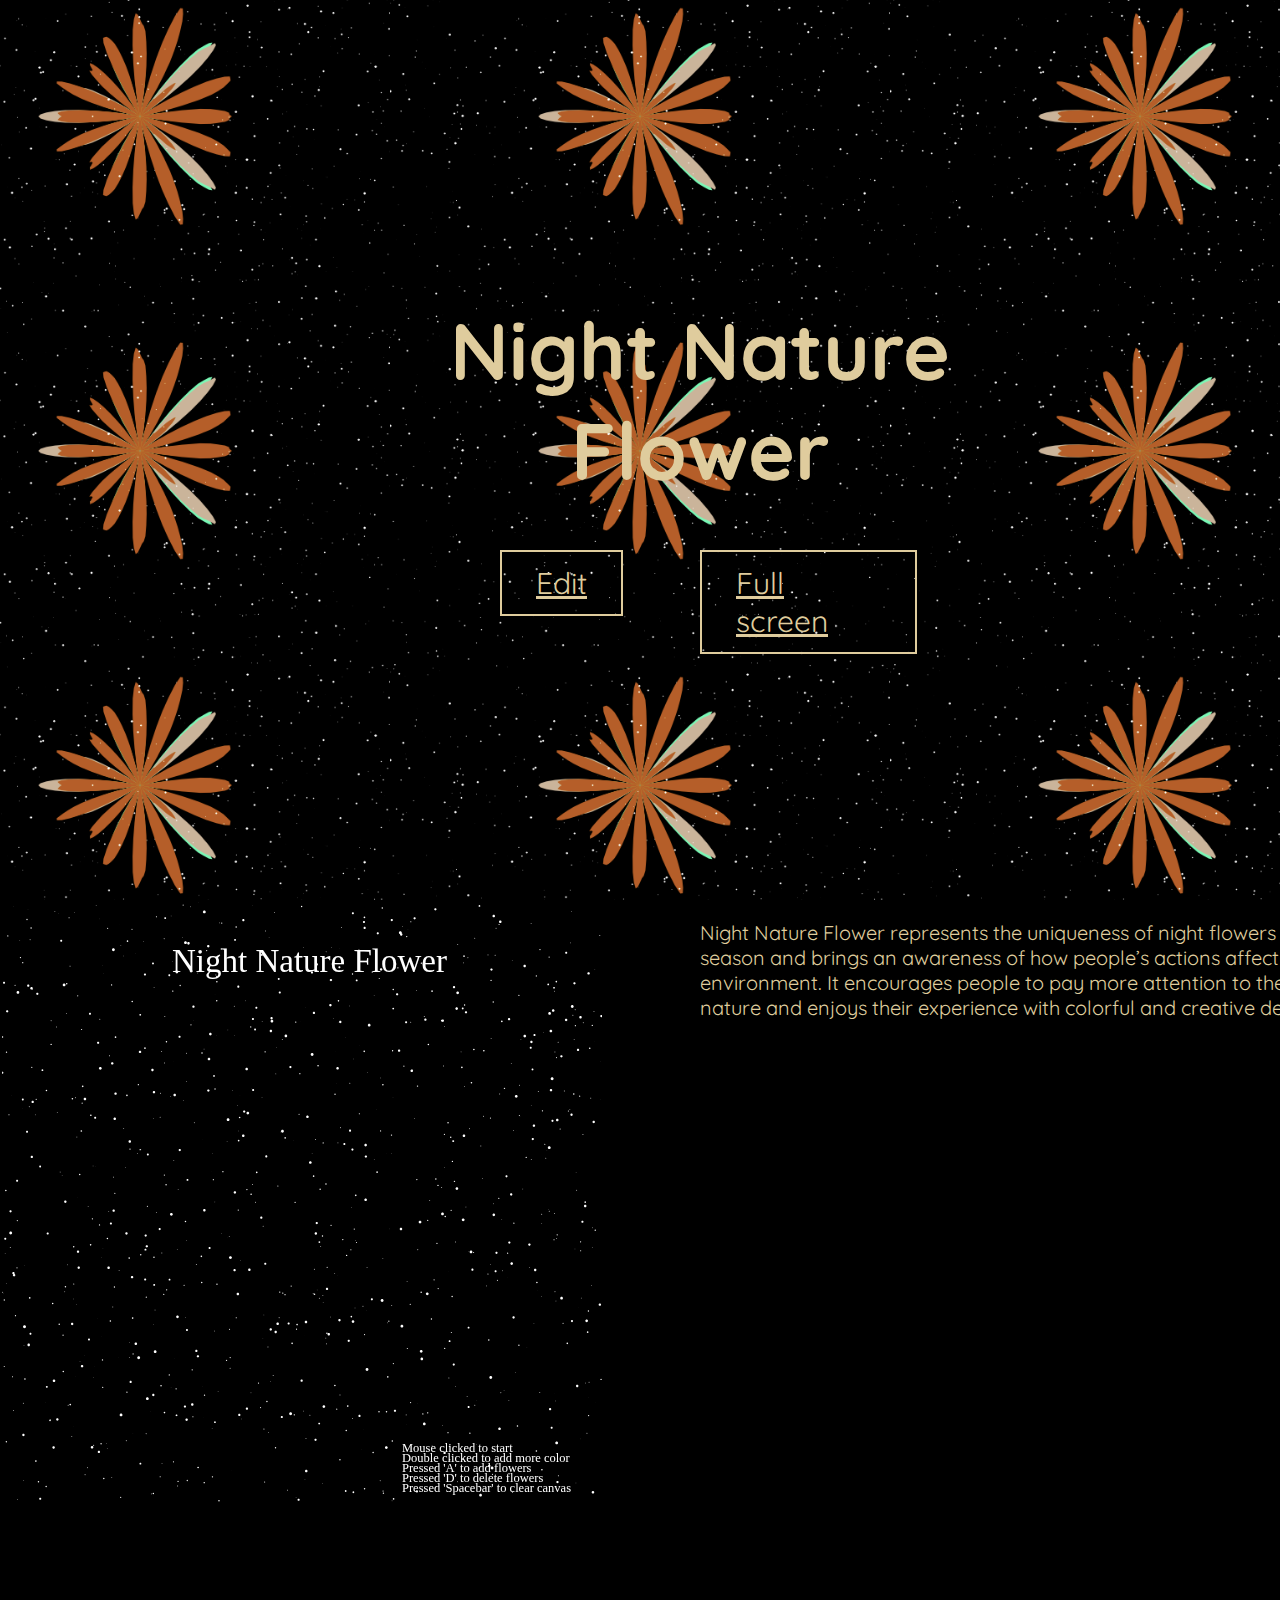
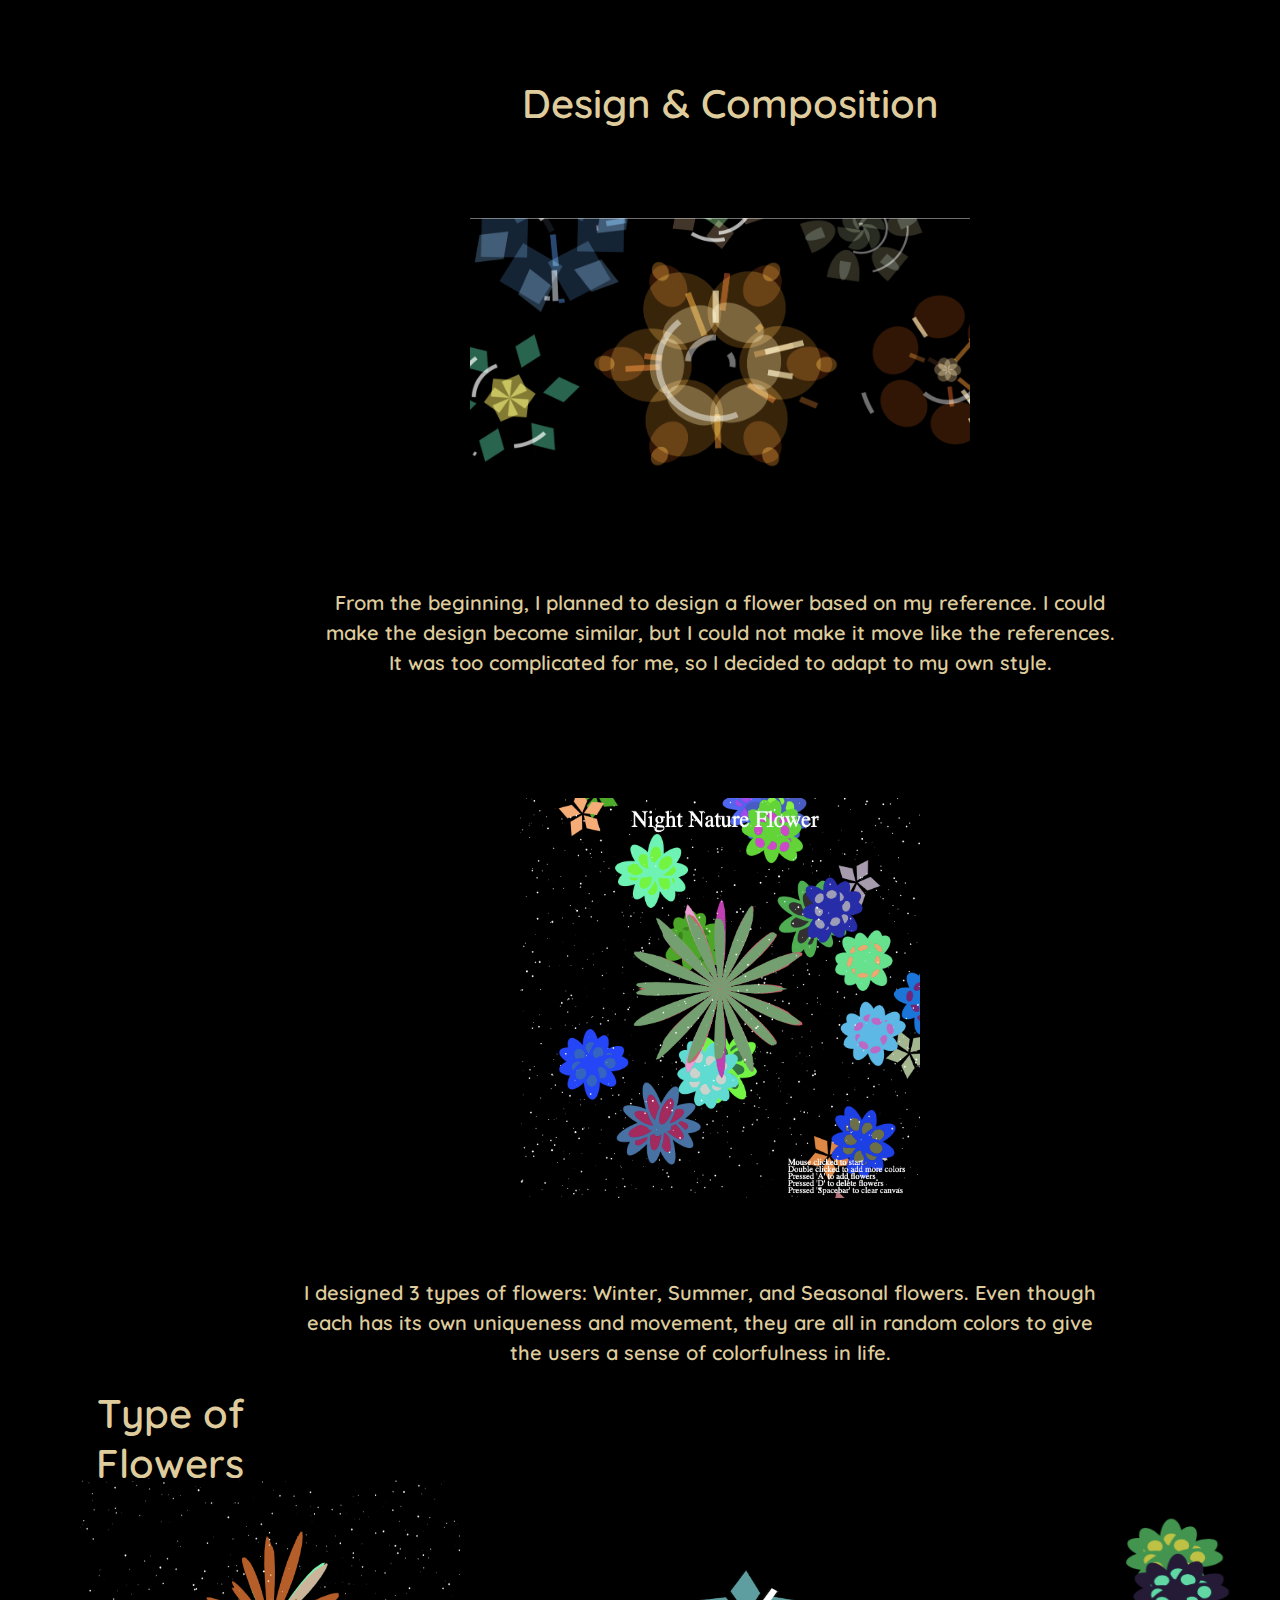
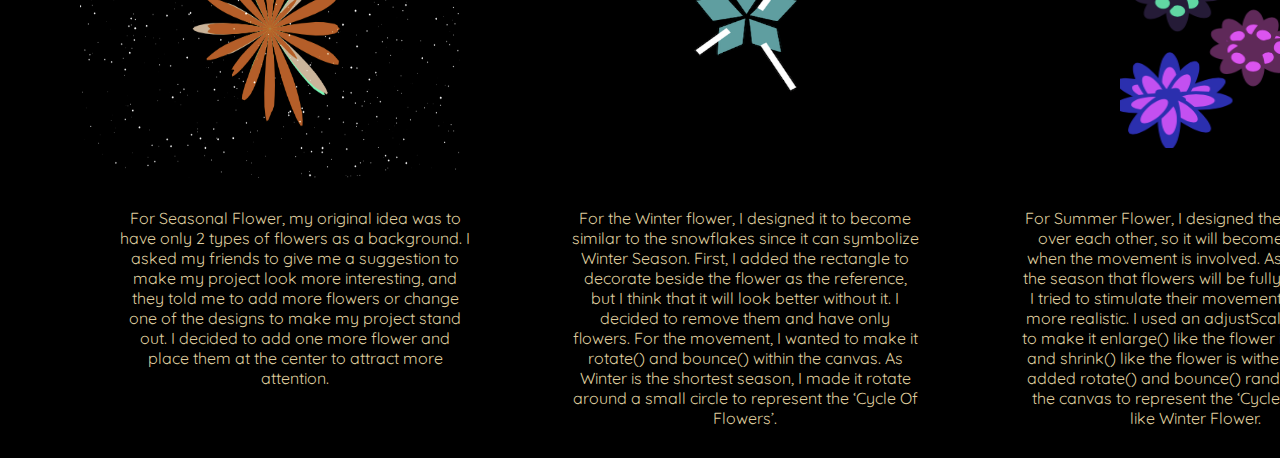
<file: 11r-sketch-gallery-page/index.html>
<!DOCTYPE html>
<html lang="en">

<head>
  <meta charset="utf-8" />
  <meta name="viewport" content="width=device-width, initial-scale=1.0">

  <title>Night Nature Flower</title>

  <link rel="preconnect" href="https://fonts.googleapis.com">
  <link rel="preconnect" href="https://fonts.gstatic.com" crossorigin>
  <link href="https://fonts.googleapis.com/css2?family=Quicksand:wght@300&display=swap" rel="stylesheet">

  <link rel="stylesheet" type="text/css" href="style.css">

  <script src="libraries/p5.min.js"></script>
  <!-- Uncomment the line below if you use audio. -->
  <!-- <script src="libraries/p5.sound.min.js"></script> -->
</head>

<body>
  <section class="header">
    <h1>Night Nature Flower</h1>
  </section>

  <div id="nightnatureflower"></div>
    
  <div class="linkedit">
  <a href="https://editor.p5js.org/pc3138/sketches/CnFP9pWSG"class="edit">Edit</a>
  <a href="https://editor.p5js.org/pc3138/full/CnFP9pWSG"class="fullscreen">Full screen</a></p>

  <div id="description">
    <p>Night Nature Flower represents the uniqueness of night flowers in each season and brings an awareness of how people’s actions affect the environment. It encourages people to pay more attention to the night nature and enjoys their experience with colorful and creative designs</p>
</div>

<div id="p5">
  <script src="sketch.js"></script>
  </div>

<section class="design">
<h2>Design & Composition</h2>
<div id="reference">
<img src="reference.PNG" alt="reference" style="width:500px;height:250px;padding: 20px;">
</div>

<p1>From the beginning, I planned to design a flower based on my reference. I could make the design become similar, but I could not make it move like the references. It was too complicated for me, so I decided to adapt to my own style.</p1>
</section>

<section class="elements">
  <div id="typeofflower">
  <img src="ProjectA.png" alt="ProjectA" style="width:400px;height:400px;padding: 20px">
 </div>
  <p2>I designed 3 types of flowers: Winter, Summer, and Seasonal flowers. Even though each has its own uniqueness and movement, they are all in random colors to give the users a sense of colorfulness in life.</p2>
</section>

<section class="type">
  <h3>Type of Flowers</h3>
  <div class="row">
  <div id="Seasonalflower">
    <img src="Seasonalflower.png" alt="Seasonalflower" style="width:380px;height:300px;padding: 20px;">
   </div>
  </div>
    <p3>For Seasonal Flower, my original idea was to have only 2 types of flowers as a background. I asked my friends to give me a suggestion to make my project look more interesting, and they told me to add more flowers or change one of the designs to make my project stand out. I decided to add one more flower and place them at the center to attract more attention.</p3>
   
    <div id="winterflower">
      <img src="winterflower.png" alt="winterflower" style="width:350px;height:300px;padding: 20px;">
     </div>
      <p4>For the Winter flower, I designed it to become similar to the snowflakes since it can symbolize Winter Season. First, I added the rectangle to decorate beside the flower as the reference, but I think that it will look better without it. I decided to remove them and have only flowers. For the movement, I wanted to make it rotate() and bounce() within the canvas. As Winter is the shortest season, I made it rotate around a small circle to represent the ‘Cycle Of Flowers’.</p4>
  
      <div id="summerflower">
        <img src="summerflower.png" alt="summerflower" style="width:380px;height:300px;padding: 20px;">
       </div>
        <p5>For Summer Flower, I designed the petal to be over each other, so it will become beautiful when the movement is involved. As Summer is the season that flowers will be fully developed, I tried to stimulate their movement to make it more realistic. I used an adjustScale() function to make it enlarge() like the flower is blooming, and shrink() like the flower is withering. Later, I added rotate() and bounce() randomly within the canvas to represent the ‘Cycle Of Flower’ like Winter Flower.</p5>
    </div>
    </section>



  <body>
</file>
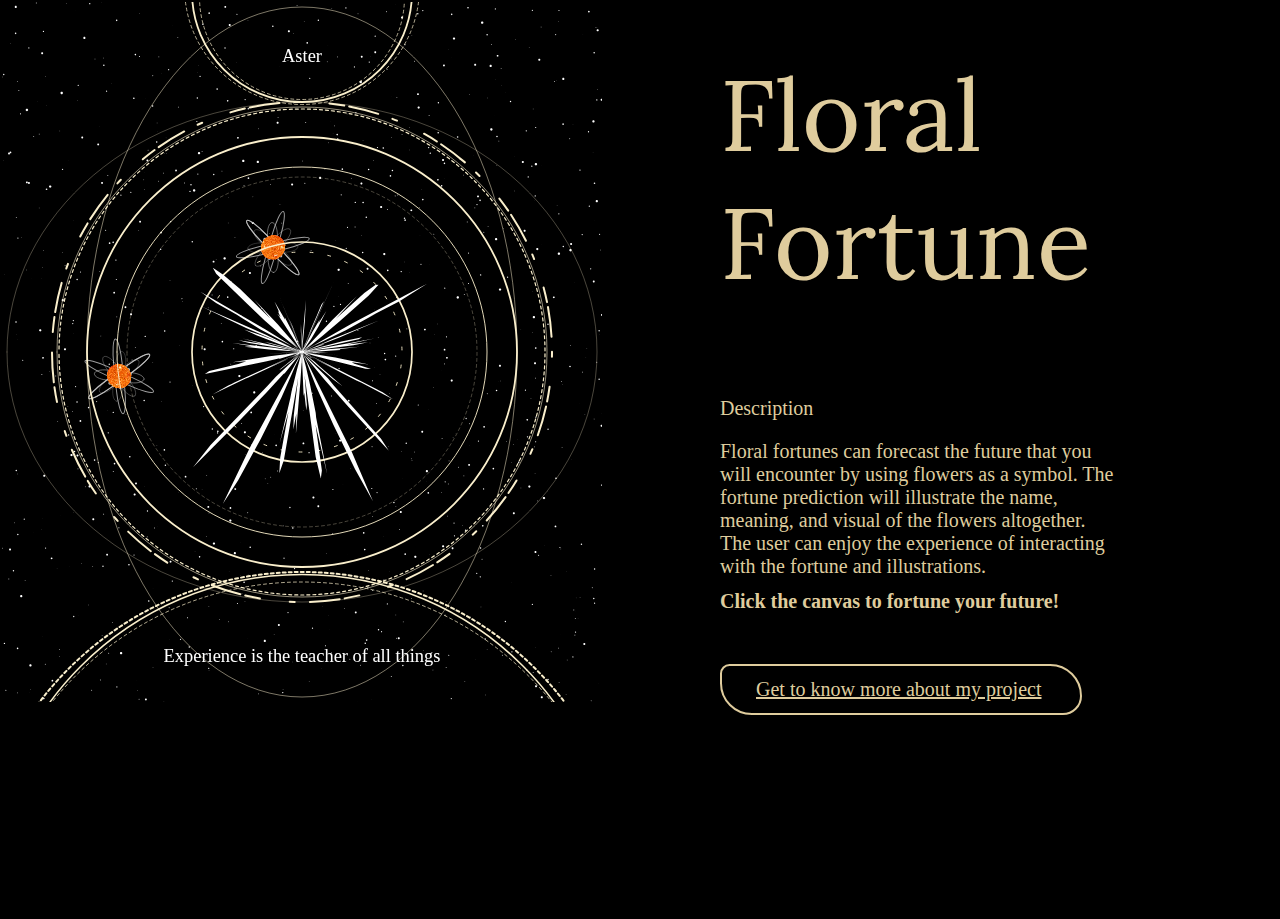
<file: ProjectB-canvaswebsite/index.html>
<!DOCTYPE html>
<html lang="en">

<head>
  <meta charset="utf-8" />
  <meta name="viewport" content="width=device-width, initial-scale=1.0">

  <title>FloralFortunep5</title>

  <link rel="preconnect" href="https://fonts.googleapis.com">
<link rel="preconnect" href="https://fonts.gstatic.com" crossorigin>
<link href="https://fonts.googleapis.com/css2?family=Lora&display=swap" rel="stylesheet">

  <link rel="stylesheet" type="text/css" href="style.css">

  <script src="libraries/p5.min.js"></script>
</head>

<body>
  <h1> Floral Fortune</h1>

  <div id="FLORALFORTUNE"></div>

  <div id="p5">
  <script src="sketch.js"></script>
  </div>

  <h2>Description</h2>
  <p1>Floral fortunes can forecast the future that you will encounter by using flowers as a symbol. The fortune prediction will illustrate the name, meaning, and visual of the flowers altogether. The user can enjoy the experience of interacting with the fortune and illustrations. </p1>
  <p2>Click the canvas to fortune your future!</p2>
  <a href="https://namwannpc.github.io/Creative-Coding/ProjectB/" class ="linkinfo">Get to know more about my project</a>

</body>

</html>
</file>
<file: 11r-sketch-gallery-page/style.css>
html, body {
  margin: 0;
  padding: 0;
  background-color: black;
}
.header{
  min-height: 100vh;
  width: 100%;
  background-image:url(Background.PNG);
  background-position:center;
  background-size:500px;
  position: relative;
  }
  h1{
    font-family: 'Quicksand', sans-serif;
    color: #dfcc9d;
    font-size: 80px;
    margin: 0px;
    top: 300px;
    left: 450px;
    width:500px;
    text-align: center;
    /*padding: 0px 100px 100px 800px;*/
    position: absolute;
    }

.edit{
  font-family: 'Quicksand', sans-serif;
  color: #dfcc9d;
  display: inline-block;
  border: 2px solid #dfcc9d;
  padding: 12px 34px;
  font-size: 30px;
  background: transparent;
  position: absolute;
  top: 550px;
  left: 500px;
  cursor: pointer;
}

.fullscreen{
  font-family: 'Quicksand', sans-serif;
  color: #dfcc9d;
  display: inline-block;
  border: 2px solid #dfcc9d;
  padding: 12px 34px;
  font-size: 30px;
  background: transparent;
  position: absolute;
  top: 550px;
  left: 700px;
  width: 145px;
  cursor: pointer;
}

#description{
  font-family: 'Quicksand', sans-serif;
  color: #dfcc9d;
  position: absolute;
  font-size: 20px;
  top: 900px;
  left: 700px;
  width: 700px;
}

.design{
  font-family: 'Quicksand', sans-serif;
  color: #dfcc9d;
  text-align: center;
  /*padding: 0px 100px 100px 800px;*/
  position: absolute;
  }

.referencelink{
  top: 0px;
  left: 480px;
  text-align: center;
  position: relative;
}

h2{
  font-size: 40px;
  font-weight: 600;
  margin: 0px;
  top: 0px;
  left: 480px;
  width:500px;
  text-align: center;
  position: relative;

}

p1{
  display: inline-block;
  font-size: 20px;
  font-weight: 600;
  line-height: 30px;
  margin: 0px;
  text-align: center;
  top: 480px;
  left: 300px;
  width:800px;
  padding: 30px 20px;
  position: absolute;
}

.elements{
  font-family: 'Quicksand', sans-serif;
  color: #dfcc9d;
  text-align: center;
  /*padding: 0px 100px 100px 800px;*/
  position: absolute;
  }

  #reference{
    position: absolute;
    top: 120px;
    left: 450px;
  }
  
  #typeofflower{
    position: absolute;
    top: 700px;
    left: 500px;
  }

p2{
  display: inline-block;
  font-size: 20px;
  font-weight: 600;
  line-height: 30px;
  margin: 0px;
  text-align: center;
  top: 1170px;
  left: 280px;
  width:800px;
  padding: 30px 20px;
  position: absolute;
}

.type{
  font-family: 'Quicksand', sans-serif;
  color: #dfcc9d;
  text-align: center;
  /*padding: 0px 100px 100px 800px;*/
  position: absolute;
  }

  h3{
    font-size: 40px;
    font-weight: 600;
    margin: 0px;
    top: 1250px;
    left: 0px;
    width:300px;
    text-align: center;
    padding: 60px 20px;
    position: absolute;
  }

.row{
  font-family: 'Quicksand', sans-serif;
  color: #dfcc9d;
  text-align: center;
  display: inline-block;
  font-size: 20px;
  font-weight: 600;
  line-height: 30px;
  margin: 0px;
  text-align: center;
  /*padding: 0px 100px 100px 800px;*/
  position: absolute;
  }

  #Seasonalflower{
    position: absolute;
    top: 1380px;
    left: 60px;
  }

  p3{
    top: 1700px;
    left: 100px;
    width:350px;
    padding: 30px 20px;
    position: absolute;
  }

  #winterflower{
    position: absolute;
    top: 1380px;
    left: 550px;
  }

  p4{
    top: 1700px;
    left: 550px;
    width:350px;
    padding: 30px 20px;
    position: absolute;
  }

  p5{
    top: 1700px;
    left: 1000px;
    width:350px;
    padding: 30px 20px;
    position: absolute;
  }

  #summerflower{
    position: absolute;
    top: 1350px;
    left: 1100px;
  }

  #p5 {
    /*position: absolute;*/
    width: 100px;
    height: 100px;
    padding: 30px 20px;
    }

  .row{
    position: absolute;
  }

canvas {
  display: block;
  margin: 2px;
}
#p5 {
/*position: absolute;*/
width: 1000px;
height: 100px;
}
</file>
<file: ProjectB-canvaswebsite/style.css>
html, body {
  margin: 0;
  padding: 0;
  background-color: black;
}

#p5 {
  /*position: absolute;*/
  width: 100px;
  height: 100px;
  right: 100px;
  padding: 30px 20px;

  }

h1{
  font-family:'Lora', serif;
  font-weight: 400;
  color: #dfcc9d;
  font-size: 100px;
  margin: 0px;
  top: 50px;
  left: 720px;
  width:500px;
  text-align:left;
  /*padding: 0px 100px 100px 800px;*/
  position: absolute;
  }

  /* .design{
    font-family:'Lora', serif;
    color: #dfcc9d;
    text-align: left;
    /*position: absolute;
    } */

h2{
  font-size: 20px;
  font-weight: 400;
  color: #dfcc9d;
  width:500px;
  position: absolute;
  top: 380px;
  left: 720px;
}


p1{
  font-size: 20px;
  font-weight: 400;
  color: #dfcc9d;
  width:400px;
  position: absolute;
  top: 440px;
  left: 720px;
  }

  p2{
    font-size: 20px;
    font-weight: 760;
    color: #dfcc9d;
    width:400px;
    position: absolute;
    top: 590px;
    left: 720px;
  
    }

  .linkinfo{
    color: #dfcc9d;
    display: inline-block;
    border: 2px solid #dfcc9d;
    border-radius: 15px 50px 30px;
    padding: 12px 34px;
    font-size: 20px;
    background: transparent;
    position: relative;
    top: -200px;
    left: 720px;
    width: 290px;
    cursor: pointer;
    overflow: hidden;
  }
  span{
    background:#b36b00;
    height: 100%;
    width: 100%;
    bottom: 0px;
    left: 0px;
    position: absolute;
    border-radius: 15px 50px 30px;
    z-index: -1;
    transition: 0.5s;
  }
  
  /* .linkinfo:hover span{
    width: 100%;
  }

  .linkinfo:hover{
  border: none;
  } */
canvas {
  display: block;
  margin: 2px; 
}
</file>
